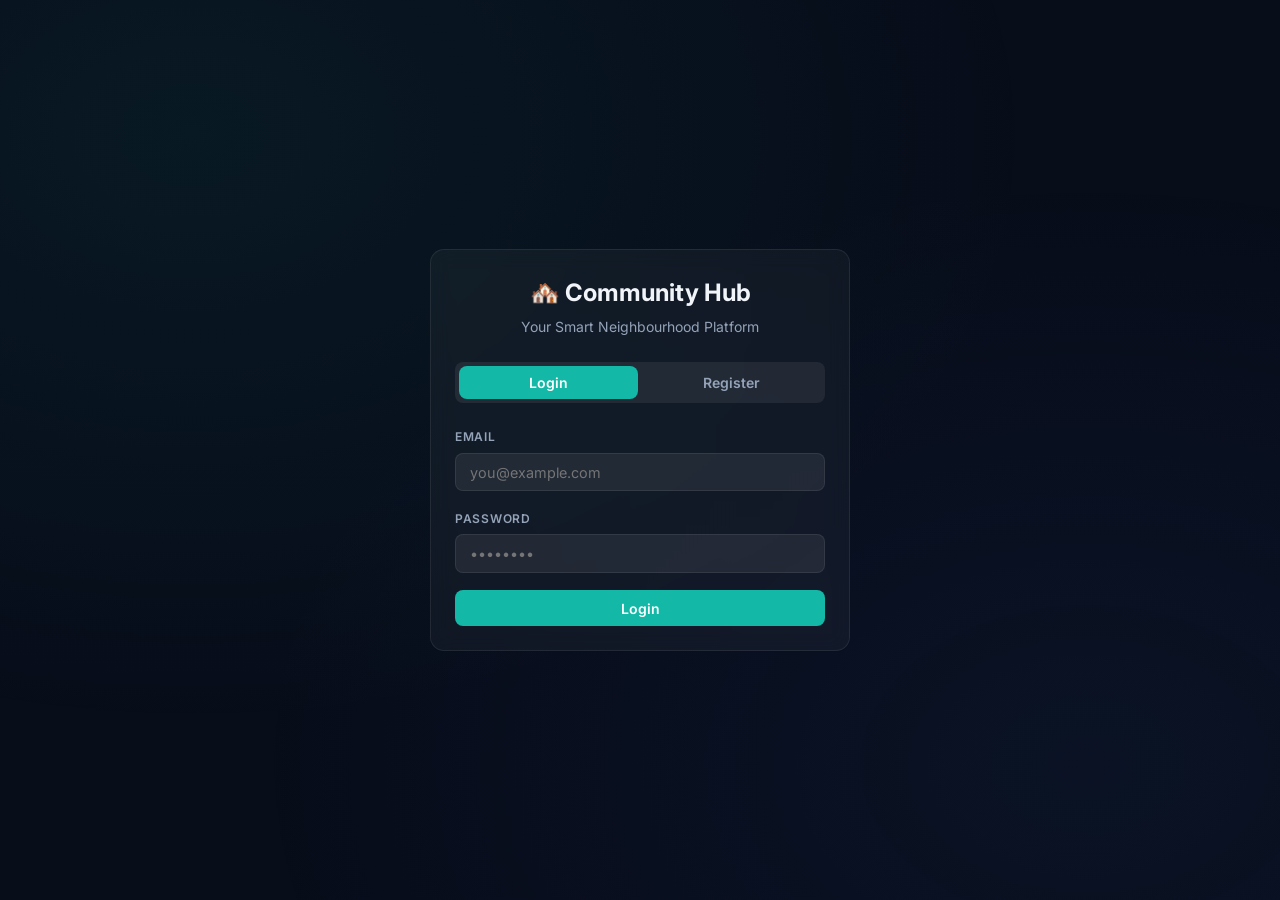
<file: static/index.html>
<!DOCTYPE html>
<html lang="en">
<head>
  <meta charset="UTF-8" />
  <meta name="viewport" content="width=device-width, initial-scale=1.0" />
  <title>Smart Community Hub — Login</title>
  <meta name="description" content="Sign in to Smart Community Hub to manage events and complaints in your community." />
  <link rel="stylesheet" href="./style.css" />
</head>
<body>
  <div class="auth-wrapper">
    <div class="auth-card card fade-up">
      <h1>🏘️ Community Hub</h1>
      <p class="subtitle">Your Smart Neighbourhood Platform</p>

      <div class="tabs">
        <button class="tab active" id="tab-login" onclick="switchTab('login')">Login</button>
        <button class="tab" id="tab-register" onclick="switchTab('register')">Register</button>
      </div>

      <div id="alert" class="alert alert-error"></div>

      <!-- Login Form -->
      <form id="login-form" onsubmit="handleLogin(event)">
        <div class="form-group">
          <label for="login-email">Email</label>
          <input id="login-email" type="email" placeholder="you@example.com" required />
        </div>
        <div class="form-group">
          <label for="login-password">Password</label>
          <input id="login-password" type="password" placeholder="••••••••" required />
        </div>
        <button id="login-btn" class="btn btn-primary" style="width:100%" type="submit">Login</button>
      </form>

      <!-- Register Form -->
      <form id="register-form" style="display:none" onsubmit="handleRegister(event)">
        <div class="form-group">
          <label for="reg-name">Full Name</label>
          <input id="reg-name" type="text" placeholder="Jane Doe" required />
        </div>
        <div class="form-group">
          <label for="reg-email">Email</label>
          <input id="reg-email" type="email" placeholder="you@example.com" required />
        </div>
        <div class="form-group">
          <label for="reg-password">Password</label>
          <input id="reg-password" type="password" placeholder="min. 6 characters" required minlength="6" />
        </div>
        <button id="reg-btn" class="btn btn-primary" style="width:100%" type="submit">Create Account</button>
      </form>
    </div>
  </div>

  <script src="./app.js"></script>
  <script>
    // Redirect if already logged in
    if (getToken()) window.location.href = "/static/dashboard.html";

    function switchTab(tab) {
      document.getElementById("login-form").style.display    = tab === "login"    ? "block" : "none";
      document.getElementById("register-form").style.display = tab === "register" ? "block" : "none";
      document.getElementById("tab-login").classList.toggle("active", tab === "login");
      document.getElementById("tab-register").classList.toggle("active", tab === "register");
    }

    async function handleLogin(e) {
      e.preventDefault();
      const btn = document.getElementById("login-btn");
      btn.disabled = true; btn.textContent = "Logging in…";
      try {
        const res = await fetch("/auth/login", {
          method: "POST",
          headers: { "Content-Type": "application/json" },
          body: JSON.stringify({ email: document.getElementById("login-email").value, password: document.getElementById("login-password").value }),
        });
        const data = await res.json().catch(() => ({ detail: "Server error, please try again." }));
        if (!res.ok) throw new Error(data.detail || "Login failed");
        localStorage.setItem("token", data.token);
        localStorage.setItem("userName", data.name);
        localStorage.setItem("isAdmin", data.is_admin ? "true" : "false");
        window.location.href = "/static/dashboard.html";
      } catch (err) {
        showAlert("alert", err.message);
        btn.disabled = false; btn.textContent = "Login";
      }
    }

    async function handleRegister(e) {
      e.preventDefault();
      const btn = document.getElementById("reg-btn");
      btn.disabled = true; btn.textContent = "Creating…";
      try {
        const res = await fetch("/auth/register", {
          method: "POST",
          headers: { "Content-Type": "application/json" },
          body: JSON.stringify({ name: document.getElementById("reg-name").value, email: document.getElementById("reg-email").value, password: document.getElementById("reg-password").value }),
        });
        const data = await res.json().catch(() => ({ detail: "Server error, please try again." }));
        if (!res.ok) throw new Error(data.detail || "Registration failed");
        localStorage.setItem("token", data.token);
        localStorage.setItem("userName", data.name);
        localStorage.setItem("isAdmin", data.is_admin ? "true" : "false");
        window.location.href = "/static/dashboard.html";
      } catch (err) {
        showAlert("alert", err.message);
        btn.disabled = false; btn.textContent = "Create Account";
      }
    }
  </script>
</body>
</html>
</file>
<file: static/style.css>
@import url('https://fonts.googleapis.com/css2?family=Inter:wght@300;400;500;600;700&display=swap');

:root {
  --bg: #080d1a;
  --surface: rgba(255,255,255,0.04);
  --surface-hover: rgba(255,255,255,0.07);
  --border: rgba(255,255,255,0.08);
  --accent: #14b8a6;
  --accent-glow: rgba(20,184,166,0.2);
  --text: #f1f5f9;
  --text-sub: #94a3b8;
  --success: #10b981;
  --warning: #f59e0b;
  --danger: #ef4444;
  --radius: 14px;
  --radius-sm: 8px;
}

*, *::before, *::after { box-sizing: border-box; margin: 0; padding: 0; }

body {
  font-family: 'Inter', sans-serif;
  background: var(--bg);
  color: var(--text);
  min-height: 100vh;
  line-height: 1.6;
}

body::before {
  content: '';
  position: fixed; inset: 0;
  background:
    radial-gradient(ellipse at 15% 15%, rgba(20,184,166,0.07) 0%, transparent 55%),
    radial-gradient(ellipse at 85% 85%, rgba(59,130,246,0.05) 0%, transparent 55%);
  pointer-events: none; z-index: 0;
}

/* Navbar */
.navbar {
  position: sticky; top: 0; z-index: 100;
  height: 60px;
  background: rgba(8,13,26,0.85);
  backdrop-filter: blur(20px);
  border-bottom: 1px solid var(--border);
  display: flex; align-items: center; justify-content: space-between;
  padding: 0 2rem;
}
.brand { font-weight: 700; color: var(--accent); text-decoration: none; font-size: 1rem; }
.nav-links { display: flex; gap: 0.25rem; list-style: none; }
.nav-links a {
  color: var(--text-sub); text-decoration: none;
  padding: 0.35rem 0.8rem; border-radius: var(--radius-sm);
  font-size: 0.875rem; font-weight: 500; transition: all 0.2s;
}
.nav-links a:hover, .nav-links a.active { color: var(--text); background: var(--surface-hover); }
.nav-user { display: flex; align-items: center; gap: 0.75rem; font-size: 0.85rem; color: var(--text-sub); }
.nav-user strong { color: var(--text); }

/* Layout */
.main { position: relative; z-index: 1; max-width: 1100px; margin: 0 auto; padding: 2rem 1.5rem; }
.page-header { margin-bottom: 2rem; }
.page-header h1 { font-size: 1.6rem; font-weight: 700; }
.page-header p { color: var(--text-sub); font-size: 0.9rem; margin-top: 0.25rem; }

/* Cards */
.card {
  background: var(--surface);
  border: 1px solid var(--border);
  border-radius: var(--radius);
  padding: 1.5rem;
  backdrop-filter: blur(10px);
  transition: border-color 0.2s, box-shadow 0.2s;
}
.card:hover { border-color: rgba(255,255,255,0.13); }

/* Grid */
.grid { display: grid; gap: 1rem; }
.grid-2 { grid-template-columns: repeat(auto-fill, minmax(300px, 1fr)); }
.grid-3 { grid-template-columns: repeat(auto-fill, minmax(240px, 1fr)); }

/* Forms */
.form-group { margin-bottom: 1.1rem; }
label { display: block; font-size: 0.75rem; font-weight: 600; letter-spacing: 0.06em; text-transform: uppercase; color: var(--text-sub); margin-bottom: 0.4rem; }
input, textarea, select {
  width: 100%; background: var(--surface-hover);
  border: 1px solid var(--border); border-radius: var(--radius-sm);
  padding: 0.6rem 0.85rem; color: var(--text); font-family: inherit; font-size: 0.9rem;
  transition: border-color 0.2s, box-shadow 0.2s; outline: none;
}
input:focus, textarea:focus { border-color: var(--accent); box-shadow: 0 0 0 3px var(--accent-glow); }
textarea { resize: vertical; min-height: 90px; }
option { background: #0f1629; color: var(--text); }
.form-row { display: grid; grid-template-columns: 1fr 1fr; gap: 1rem; }

/* Buttons */
.btn {
  display: inline-flex; align-items: center; justify-content: center; gap: 0.4rem;
  padding: 0.6rem 1.25rem; border-radius: var(--radius-sm);
  font-size: 0.875rem; font-weight: 600; border: none; cursor: pointer;
  transition: all 0.2s; text-decoration: none; font-family: inherit;
}
.btn-primary { background: var(--accent); color: #fff; }
.btn-primary:hover { background: #0d9488; box-shadow: 0 0 20px var(--accent-glow); }
.btn-ghost { background: var(--surface-hover); color: var(--text-sub); border: 1px solid var(--border); }
.btn-ghost:hover { color: var(--text); border-color: rgba(255,255,255,0.2); }
.btn-danger { background: rgba(239,68,68,0.15); color: var(--danger); border: 1px solid rgba(239,68,68,0.3); }
.btn-danger:hover { background: rgba(239,68,68,0.25); }
.btn-sm { padding: 0.35rem 0.8rem; font-size: 0.8rem; }
.btn:disabled { opacity: 0.5; cursor: not-allowed; }

/* Badges */
.badge {
  display: inline-block; padding: 0.2rem 0.6rem; border-radius: 999px;
  font-size: 0.72rem; font-weight: 600; text-transform: uppercase; letter-spacing: 0.05em;
}
.badge-pending { background: rgba(245,158,11,0.15); color: var(--warning); }
.badge-in_review { background: rgba(59,130,246,0.15); color: #60a5fa; }
.badge-resolved { background: rgba(16,185,129,0.15); color: var(--success); }

/* Event card image */
.event-img {
  width: 100%; height: 160px; object-fit: cover;
  border-radius: var(--radius-sm); margin-bottom: 0.75rem;
  background: var(--surface-hover);
}
.event-img-placeholder {
  width: 100%; height: 160px; border-radius: var(--radius-sm);
  background: var(--surface-hover); display: flex; align-items: center; justify-content: center;
  color: var(--text-sub); font-size: 2rem; margin-bottom: 0.75rem;
}
.card-meta { font-size: 0.8rem; color: var(--text-sub); margin-top: 0.5rem; }
.card-title { font-weight: 600; font-size: 1rem; margin-bottom: 0.25rem; }

/* Alert / Toast */
.alert {
  padding: 0.75rem 1rem; border-radius: var(--radius-sm);
  font-size: 0.875rem; margin-bottom: 1rem; display: none;
}
.alert-error { background: rgba(239,68,68,0.1); border: 1px solid rgba(239,68,68,0.3); color: #fca5a5; }
.alert-success { background: rgba(16,185,129,0.1); border: 1px solid rgba(16,185,129,0.3); color: #6ee7b7; }
.alert.show { display: block; }

/* Auth page */
.auth-wrapper {
  min-height: 100vh; display: flex; align-items: center; justify-content: center; padding: 1.5rem;
}
.auth-card { width: 100%; max-width: 420px; }
.auth-card h1 { font-size: 1.5rem; font-weight: 700; text-align: center; margin-bottom: 0.25rem; }
.auth-card .subtitle { text-align: center; color: var(--text-sub); font-size: 0.875rem; margin-bottom: 1.5rem; }
.tabs { display: flex; gap: 0.25rem; background: var(--surface-hover); border-radius: var(--radius-sm); padding: 0.25rem; margin-bottom: 1.5rem; }
.tab { flex: 1; padding: 0.5rem; border: none; background: none; color: var(--text-sub); border-radius: var(--radius-sm); font-size: 0.875rem; font-weight: 600; cursor: pointer; transition: all 0.2s; font-family: inherit; }
.tab.active { background: var(--accent); color: #fff; }

/* Dashboard stats */
.stats-row { display: grid; grid-template-columns: repeat(auto-fit, minmax(180px, 1fr)); gap: 1rem; margin-bottom: 1.5rem; }
.stat-card { text-align: center; padding: 1.5rem 1rem; }
.stat-num { font-size: 2.5rem; font-weight: 700; color: var(--accent); line-height: 1; }
.stat-label { font-size: 0.8rem; color: var(--text-sub); margin-top: 0.25rem; text-transform: uppercase; letter-spacing: 0.05em; }

/* Quick actions */
.action-cards { display: grid; grid-template-columns: 1fr 1fr; gap: 1rem; margin-bottom: 2rem; }
.action-card {
  padding: 2rem 1.5rem; text-align: center; cursor: pointer; text-decoration: none;
  display: flex; flex-direction: column; align-items: center; gap: 0.75rem; color: var(--text);
  transition: all 0.25s;
}
.action-card:hover { border-color: var(--accent); box-shadow: 0 0 30px var(--accent-glow); transform: translateY(-2px); }
.action-icon { font-size: 2.5rem; }
.action-title { font-weight: 700; font-size: 1.05rem; }
.action-desc { font-size: 0.8rem; color: var(--text-sub); }

/* Separator */
.section-title { font-size: 0.8rem; font-weight: 600; text-transform: uppercase; letter-spacing: 0.08em; color: var(--text-sub); margin-bottom: 1rem; }

/* Animations */
@keyframes fadeUp { from { opacity: 0; transform: translateY(16px); } to { opacity: 1; transform: translateY(0); } }
.fade-up { animation: fadeUp 0.35s ease both; }

/* Hamburger button */
.hamburger {
  display: none;
  background: none;
  border: 1px solid var(--border);
  color: var(--text);
  font-size: 1.2rem;
  cursor: pointer;
  padding: 0.3rem 0.6rem;
  border-radius: var(--radius-sm);
  line-height: 1;
}

/* Mobile nav dropdown */
.mobile-nav {
  display: none;
  position: fixed;
  top: 60px; left: 0; right: 0;
  background: rgba(8,13,26,0.97);
  backdrop-filter: blur(20px);
  border-bottom: 1px solid var(--border);
  padding: 0.75rem 1rem 1rem;
  z-index: 99;
  flex-direction: column;
  gap: 0.25rem;
}
.mobile-nav.open { display: flex; }
.mobile-nav a {
  color: var(--text-sub); text-decoration: none;
  padding: 0.7rem 0.85rem; border-radius: var(--radius-sm);
  font-size: 0.9rem; font-weight: 500;
}
.mobile-nav a:hover, .mobile-nav a.active { color: var(--text); background: var(--surface-hover); }
.mobile-nav .mob-divider { height: 1px; background: var(--border); margin: 0.4rem 0; }
.mobile-nav .mob-user {
  font-size: 0.8rem; color: var(--text-sub); padding: 0.4rem 0.85rem;
}

/* Responsive */
@media (max-width: 768px) {
  .hamburger { display: flex; align-items: center; }
  .nav-links { display: none !important; }
  .nav-user  { display: none !important; }
  .form-row { grid-template-columns: 1fr; }
  .action-cards { grid-template-columns: 1fr; }
  .navbar { padding: 0 1rem; }
  .main { padding: 1.25rem 1rem; }
}
</file>
